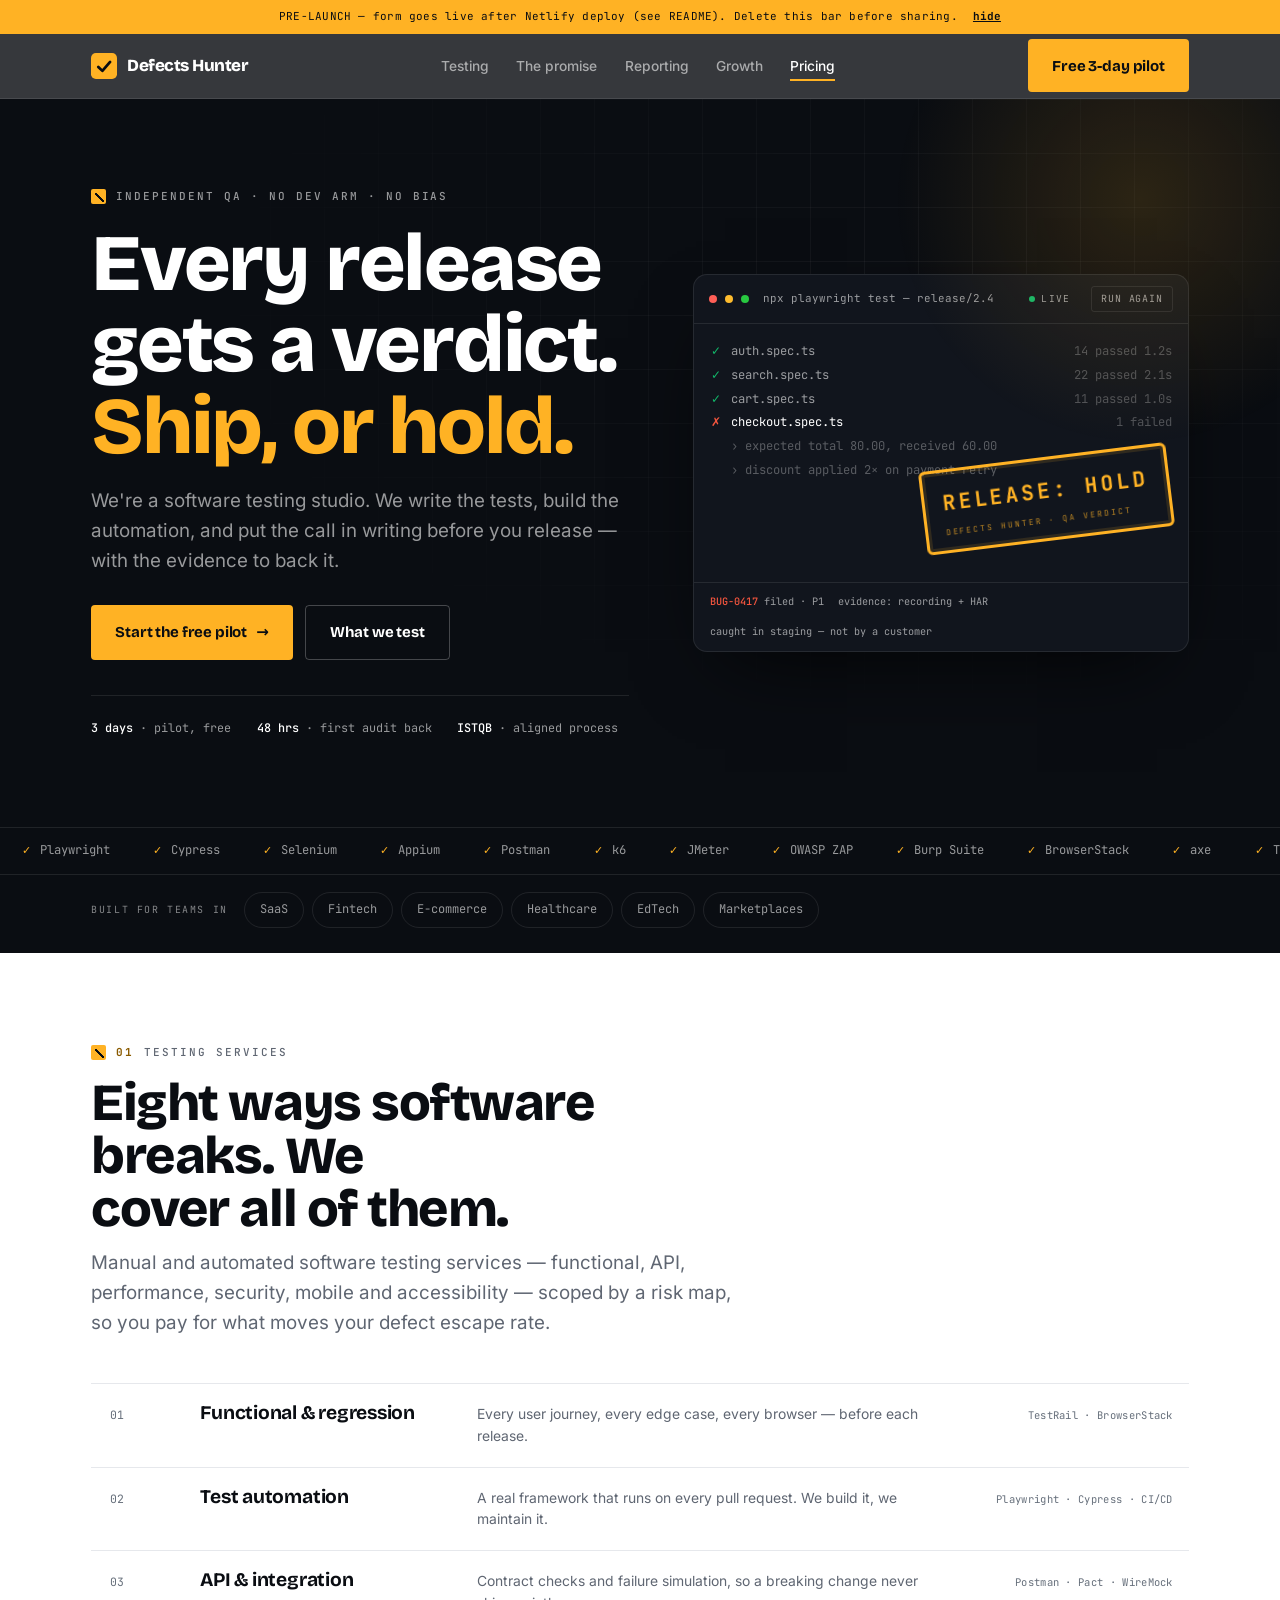
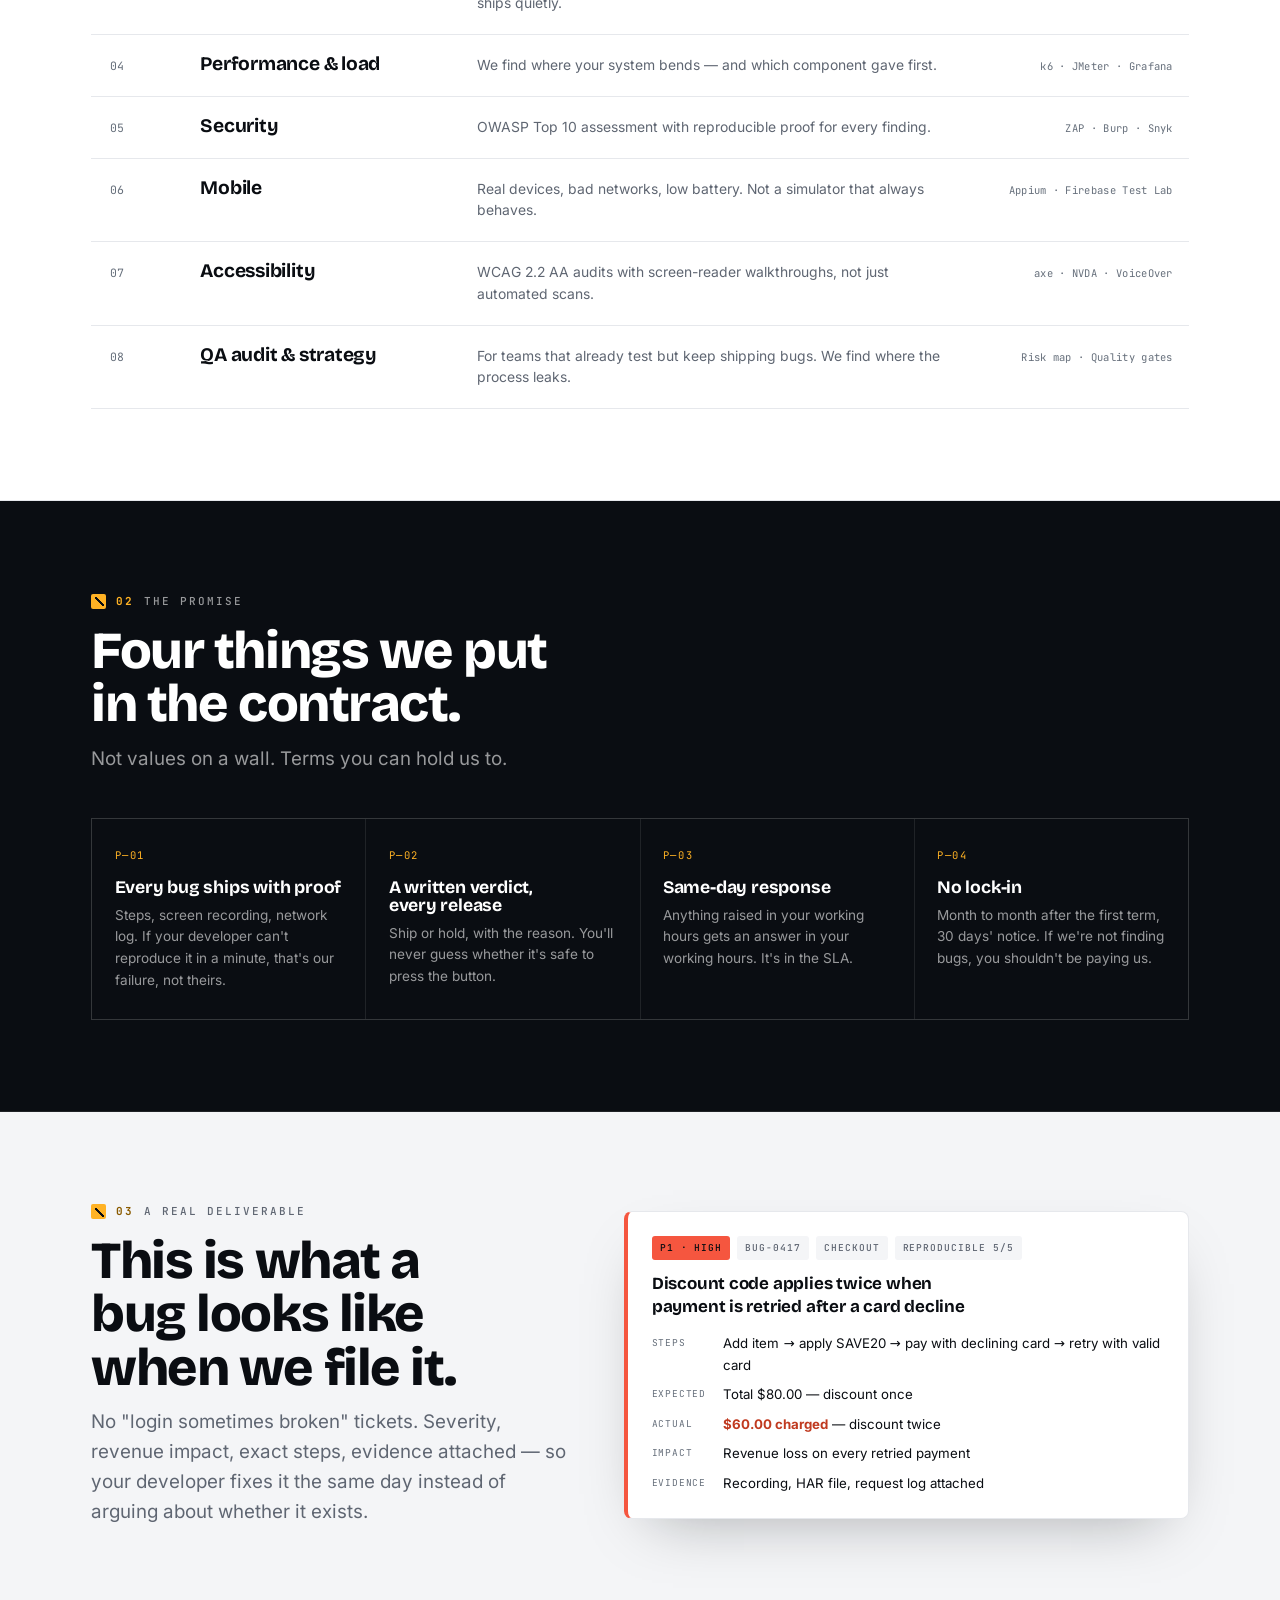
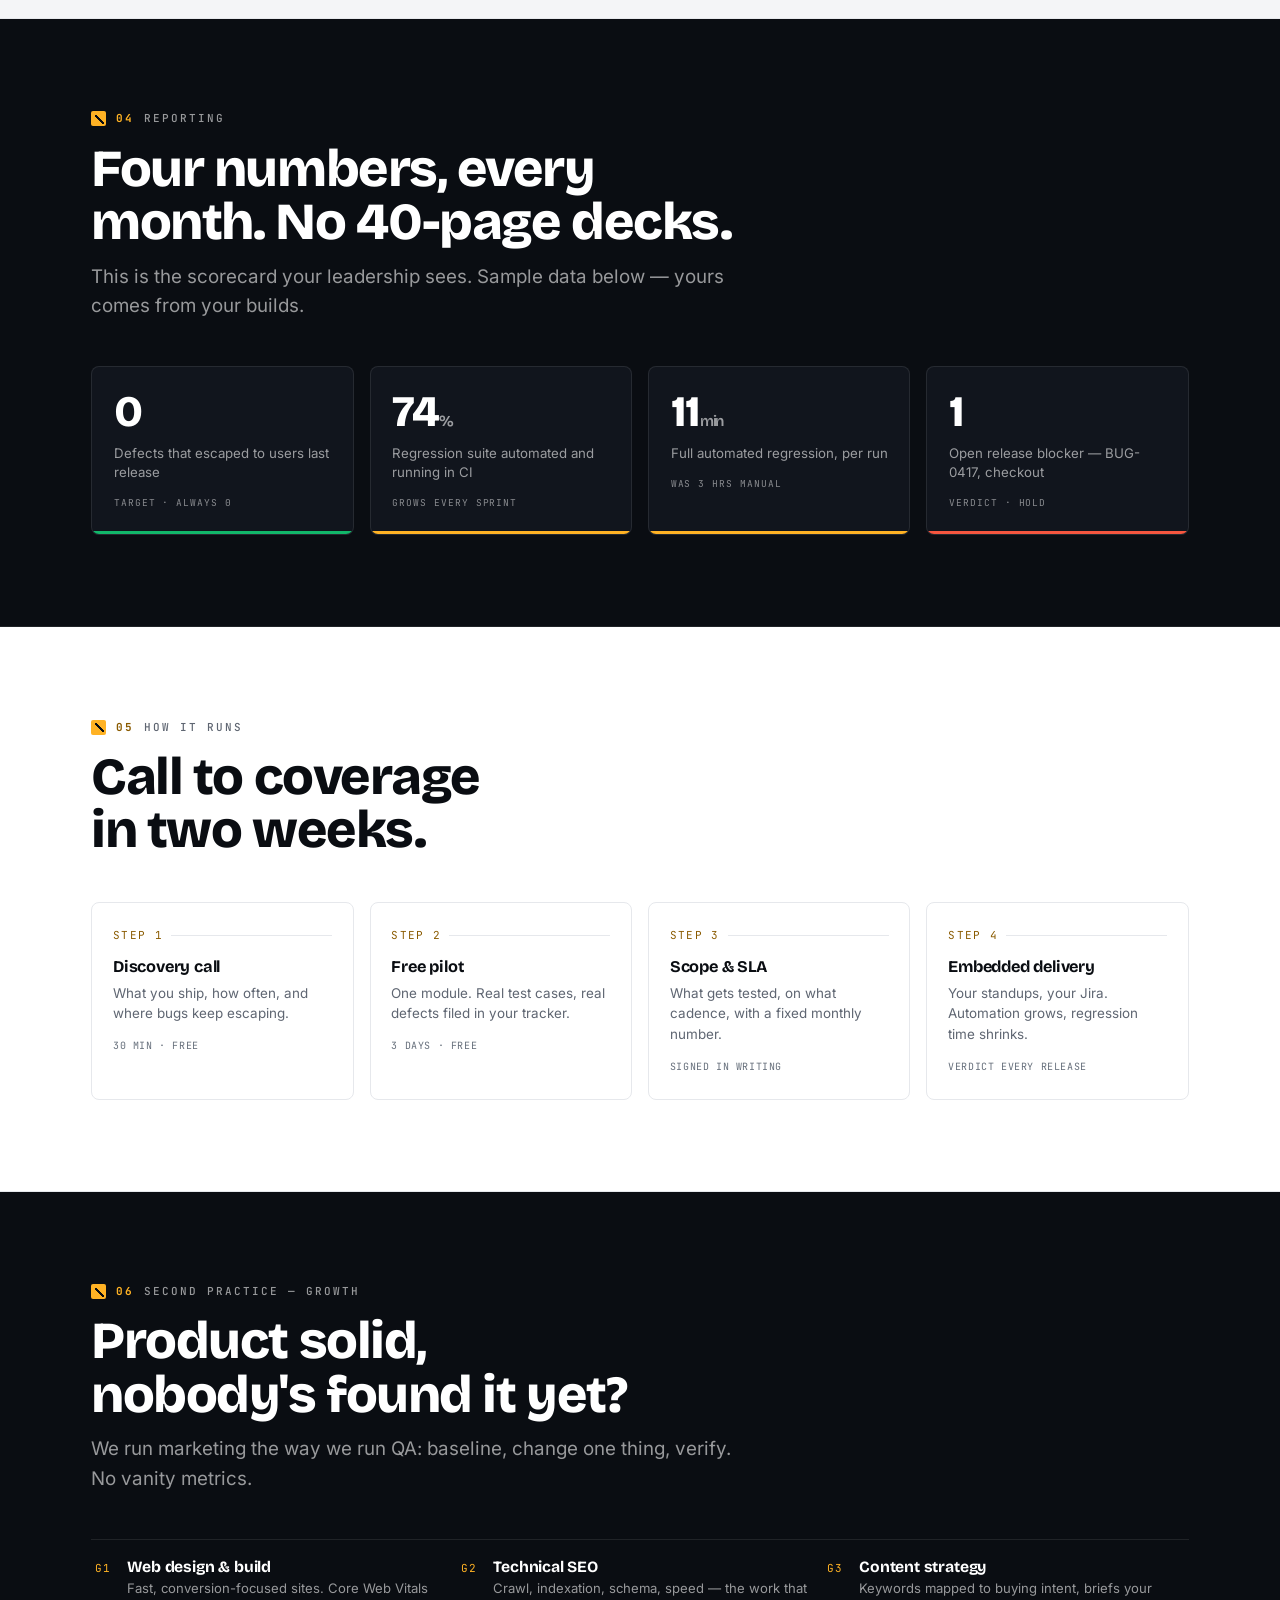
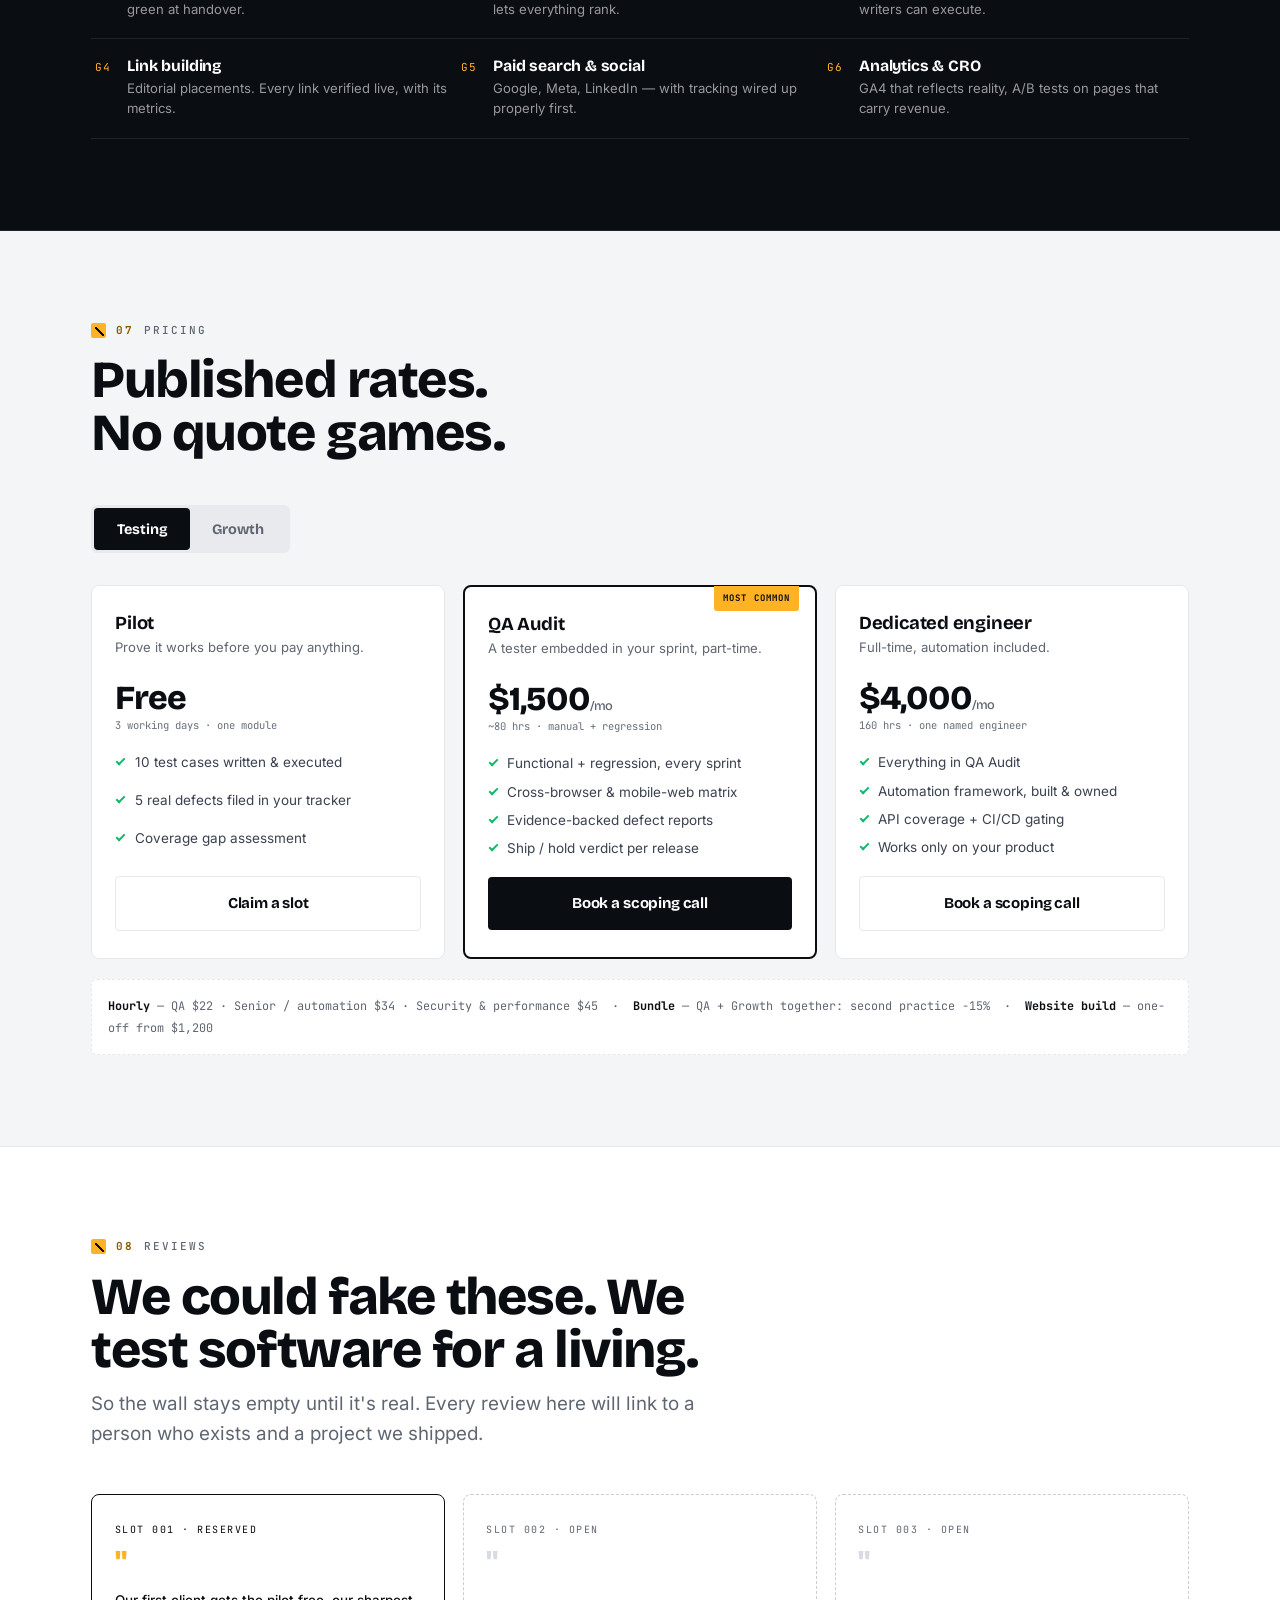
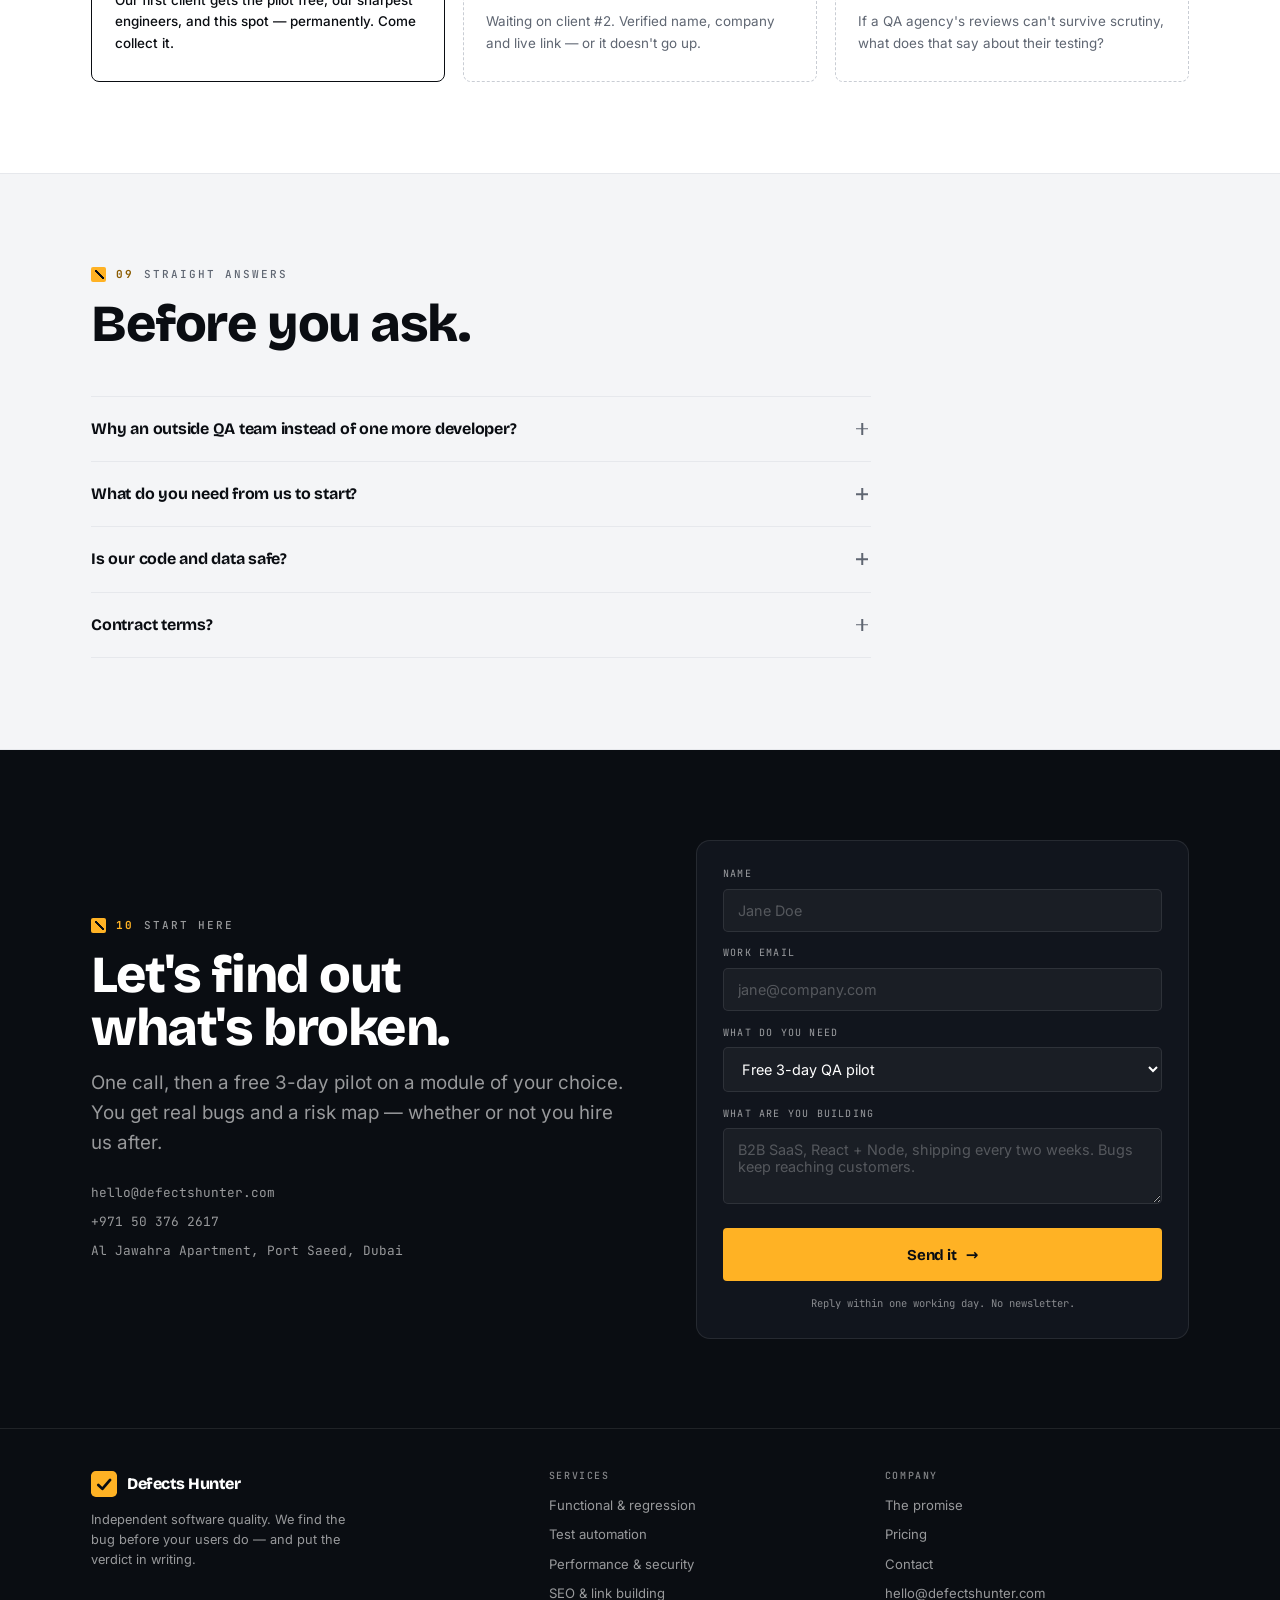
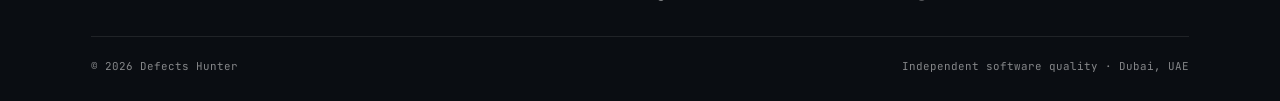
<file: index.html>
<!DOCTYPE html>
<html lang="en">
<head>
<meta charset="UTF-8">
<meta name="viewport" content="width=device-width, initial-scale=1">
<title>Software Testing &amp; QA Services — Defects Hunter</title>
<meta name="description" content="Independent software testing and QA services: manual testing, test automation, API, performance, security, mobile and accessibility testing. Free 3-day pilot, evidence-backed bug reports, a written ship/hold verdict on every release.">

<!-- Canonical + social -->
<link rel="canonical" href="https://defectshunter.com/">
<meta property="og:type" content="website">
<meta property="og:title" content="Defects Hunter — Every release gets a verdict. Ship, or hold.">
<meta property="og:description" content="Independent software QA. Real bugs with evidence, a written verdict per release, and a free 3-day pilot.">
<meta property="og:url" content="https://defectshunter.com/">
<meta property="og:image" content="https://defectshunter.com/assets/img/og-image.png">
<meta name="twitter:card" content="summary_large_image">
<meta name="theme-color" content="#0A0D12">

<link rel="icon" href="assets/img/favicon.svg" type="image/svg+xml">
<link rel="apple-touch-icon" href="assets/img/icon-192.png">
<link rel="manifest" href="site.webmanifest">

<link rel="preload" href="assets/fonts/bricolage-grotesque-latin-wght-normal.woff2" as="font" type="font/woff2" crossorigin>
<link rel="preload" href="assets/fonts/inter-latin-wght-normal.woff2" as="font" type="font/woff2" crossorigin>

<link rel="stylesheet" href="css/01-tokens.css">
<link rel="stylesheet" href="css/02-base.css">
<link rel="stylesheet" href="css/03-components.css">
<link rel="stylesheet" href="css/04-sections.css">

<!-- Structured data (update name/url/contact at launch) -->
<script type="application/ld+json">
{
  "@context":"https://schema.org",
  "@type":"ProfessionalService",
  "name":"Defects Hunter",
  "description":"Independent software testing and QA services studio with a digital growth practice.",
  "url":"https://defectshunter.com",
  "email":"hello@defectshunter.com",
  "address":{"@type":"PostalAddress","addressLocality":"Dubai","addressCountry":"AE"},
  "priceRange":"$$",
  "hasOfferCatalog":{
    "@type":"OfferCatalog","name":"Testing services",
    "itemListElement":[
      {"@type":"Offer","itemOffered":{"@type":"Service","name":"Functional & regression testing"}},
      {"@type":"Offer","itemOffered":{"@type":"Service","name":"Test automation"}},
      {"@type":"Offer","itemOffered":{"@type":"Service","name":"API & integration testing"}},
      {"@type":"Offer","itemOffered":{"@type":"Service","name":"Performance & load testing"}},
      {"@type":"Offer","itemOffered":{"@type":"Service","name":"Security testing"}},
      {"@type":"Offer","itemOffered":{"@type":"Service","name":"Mobile app testing"}},
      {"@type":"Offer","itemOffered":{"@type":"Service","name":"Accessibility testing"}},
      {"@type":"Offer","itemOffered":{"@type":"Service","name":"QA audit & test strategy"}},
      {"@type":"Offer","itemOffered":{"@type":"Service","name":"SEO & link building"}}
    ]
  }
}
</script>
<script type="application/ld+json">
{
  "@context":"https://schema.org",
  "@type":"FAQPage",
  "mainEntity":[
    {"@type":"Question","name":"Why hire an outside QA team instead of one more developer?",
     "acceptedAnswer":{"@type":"Answer","text":"Developers test what they built the way they built it — it is hard to find your own assumption. An independent QA team arrives without it, and since we have no development arm, we never grade our own homework."}},
    {"@type":"Question","name":"What do you need from us to start?",
     "acceptedAnswer":{"@type":"Answer","text":"Staging access, test accounts, whatever requirements exist, your issue tracker, and one person who can answer questions. Discovery call within 48 hours; the free 3-day pilot can start the following Monday."}},
    {"@type":"Question","name":"Is our code and data safe?",
     "acceptedAnswer":{"@type":"Answer","text":"NDA before the first call if you want one. We work in staging environments with synthetic data and never ask for production database access. HIPAA, GDPR or PCI scope changes the plan, so tell us early."}},
    {"@type":"Question","name":"What are the contract terms?",
     "acceptedAnswer":{"@type":"Answer","text":"QA retainers run month to month after an initial three-month term with 30 days' notice. Growth retainers need three to six months because SEO compounds. Fixed projects are billed 50% up front and 50% on delivery."}}
  ]
}
</script>
</head>
<body>

<a class="skip" href="#main">Skip to content</a>
<div class="progress" aria-hidden="true"><i id="pbar"></i></div>

<div class="notebar" id="nb" role="region" aria-label="Demo notice">
  PRE-LAUNCH — form goes live after Netlify deploy (see README). Delete this bar before sharing.
  <button onclick="document.getElementById('nb').remove()">hide</button>
</div>

<!-- ================= NAV ================= -->
<header class="nav">
  <div class="wrap nav__in">
    <a href="#" class="logo" aria-label="Defects Hunter — home">
      <svg viewBox="0 0 32 32" aria-hidden="true"><rect width="32" height="32" rx="6" fill="#FFB224"/><path d="M9 17.2 14 22 23.5 11" stroke="#0A0D12" stroke-width="3.4" fill="none" stroke-linecap="round" stroke-linejoin="round"/></svg>
      Defects Hunter
    </a>
    <nav class="nav__l" aria-label="Primary">
      <a href="#test">Testing</a>
      <a href="#promise">The promise</a>
      <a href="#numbers">Reporting</a>
      <a href="#growth">Growth</a>
      <a href="#pricing">Pricing</a>
    </nav>
    <div class="nav__cta"><a href="#contact" class="btn btn--amber">Free 3-day pilot</a></div>
    <button class="burger" id="bg" aria-label="Menu" aria-expanded="false" aria-controls="mn"><span></span></button>
  </div>
  <div class="mnav" id="mn">
    <a href="#test">Testing</a><a href="#promise">The promise</a><a href="#numbers">Reporting</a>
    <a href="#growth">Growth</a><a href="#pricing">Pricing</a>
    <a href="#contact" class="btn btn--amber">Free 3-day pilot</a>
  </div>
</header>

<main id="main">

<!-- ================= HERO ================= -->
<section class="hero on-dark">
  <div class="wrap hero__in">
    <div>
      <p class="eyebrow">Independent QA · No dev arm · No bias</p>
      <h1>Every release gets a verdict.<br><span class="hl">Ship, or hold.</span></h1>
      <p class="lede">We're a software testing studio. We write the tests, build the automation, and put the call in writing before you release — with the evidence to back it.</p>
      <div class="hero__cta">
        <a href="#contact" class="btn btn--amber">Start the free pilot <span class="ar">→</span></a>
        <a href="#test" class="btn btn--ghost-d">What we test</a>
      </div>
      <div class="hero__pf">
        <span><b>3 days</b> · pilot, free</span>
        <span><b>48 hrs</b> · first audit back</span>
        <span><b>ISTQB</b> · aligned process</span>
      </div>
    </div>

    <div class="console" id="con">
      <div class="console__bar">
        <span class="dot" style="background:#FF5F57"></span>
        <span class="dot" style="background:#FEBC2E"></span>
        <span class="dot" style="background:#28C840"></span>
        <span class="console__f">npx playwright test — release/2.4</span>
        <span class="console__live"><i></i>Live</span>
        <button class="console__r" id="rr">Run again</button>
      </div>
      <div class="console__b" id="cb" aria-label="Sample test run"></div>
      <div class="console__foot">
        <span><b>BUG-0417</b> filed · P1</span>
        <span>evidence: recording + HAR</span>
        <span>caught in staging — not by a customer</span>
      </div>
    </div>
  </div>
</section>

<!-- ================= TICKER + INDUSTRIES ================= -->
<div class="tick" aria-hidden="true">
  <div class="tick__row" id="tk">
    <div class="tick__set">
      <span class="tick__i">Playwright</span><span class="tick__i">Cypress</span><span class="tick__i">Selenium</span>
      <span class="tick__i">Appium</span><span class="tick__i">Postman</span><span class="tick__i">k6</span>
      <span class="tick__i">JMeter</span><span class="tick__i">OWASP ZAP</span><span class="tick__i">Burp Suite</span>
      <span class="tick__i">BrowserStack</span><span class="tick__i">axe</span><span class="tick__i">TestRail</span>
      <span class="tick__i">Jira</span><span class="tick__i">GitHub Actions</span>
    </div>
  </div>
</div>
<div class="inds on-dark">
  <div class="wrap inds__in">
    <span class="inds__l">Built for teams in</span>
    <div class="inds__c">
      <span class="chip">SaaS</span><span class="chip">Fintech</span><span class="chip">E-commerce</span>
      <span class="chip">Healthcare</span><span class="chip">EdTech</span><span class="chip">Marketplaces</span>
    </div>
  </div>
</div>

<!-- ================= SERVICES ================= -->
<section class="sec" id="test">
  <div class="wrap">
    <div class="shead rv">
      <p class="eyebrow"><b>01</b>Testing services</p>
      <h2>Eight ways software breaks. We cover all of them.</h2>
      <p class="lede">Manual and automated software testing services — functional, API, performance, security, mobile and accessibility — scoped by a risk map, so you pay for what moves your defect escape rate.</p>
    </div>
    <div class="idx rv-kids">
      <div class="row"><span class="row__n">01</span><h3>Functional &amp; regression</h3><p class="row__d">Every user journey, every edge case, every browser — before each release.</p><span class="row__t">TestRail · BrowserStack</span></div>
      <div class="row"><span class="row__n">02</span><h3>Test automation</h3><p class="row__d">A real framework that runs on every pull request. We build it, we maintain it.</p><span class="row__t">Playwright · Cypress · CI/CD</span></div>
      <div class="row"><span class="row__n">03</span><h3>API &amp; integration</h3><p class="row__d">Contract checks and failure simulation, so a breaking change never ships quietly.</p><span class="row__t">Postman · Pact · WireMock</span></div>
      <div class="row"><span class="row__n">04</span><h3>Performance &amp; load</h3><p class="row__d">We find where your system bends — and which component gave first.</p><span class="row__t">k6 · JMeter · Grafana</span></div>
      <div class="row"><span class="row__n">05</span><h3>Security</h3><p class="row__d">OWASP Top 10 assessment with reproducible proof for every finding.</p><span class="row__t">ZAP · Burp · Snyk</span></div>
      <div class="row"><span class="row__n">06</span><h3>Mobile</h3><p class="row__d">Real devices, bad networks, low battery. Not a simulator that always behaves.</p><span class="row__t">Appium · Firebase Test Lab</span></div>
      <div class="row"><span class="row__n">07</span><h3>Accessibility</h3><p class="row__d">WCAG 2.2 AA audits with screen-reader walkthroughs, not just automated scans.</p><span class="row__t">axe · NVDA · VoiceOver</span></div>
      <div class="row"><span class="row__n">08</span><h3>QA audit &amp; strategy</h3><p class="row__d">For teams that already test but keep shipping bugs. We find where the process leaks.</p><span class="row__t">Risk map · Quality gates</span></div>
    </div>
  </div>
</section>

<!-- ================= PROMISES ================= -->
<section class="sec sec--ink" id="promise">
  <div class="wrap">
    <div class="shead rv">
      <p class="eyebrow"><b>02</b>The promise</p>
      <h2 style="color:#fff">Four things we put in the contract.</h2>
      <p class="lede">Not values on a wall. Terms you can hold us to.</p>
    </div>
    <div class="proms rv-kids">
      <div class="prom"><div class="prom__n">P—01</div><h3>Every bug ships with proof</h3><p>Steps, screen recording, network log. If your developer can't reproduce it in a minute, that's our failure, not theirs.</p></div>
      <div class="prom"><div class="prom__n">P—02</div><h3>A written verdict, every release</h3><p>Ship or hold, with the reason. You'll never guess whether it's safe to press the button.</p></div>
      <div class="prom"><div class="prom__n">P—03</div><h3>Same-day response</h3><p>Anything raised in your working hours gets an answer in your working hours. It's in the SLA.</p></div>
      <div class="prom"><div class="prom__n">P—04</div><h3>No lock-in</h3><p>Month to month after the first term, 30 days' notice. If we're not finding bugs, you shouldn't be paying us.</p></div>
    </div>
  </div>
</section>

<!-- ================= SPECIMEN ================= -->
<section class="sec sec--fog">
  <div class="wrap spec rv">
    <div>
      <p class="eyebrow"><b>03</b>A real deliverable</p>
      <h2>This is what a bug looks like when we file it.</h2>
      <p class="lede">No "login sometimes broken" tickets. Severity, revenue impact, exact steps, evidence attached — so your developer fixes it the same day instead of arguing about whether it exists.</p>
    </div>
    <div class="bug">
      <div class="bug__tags">
        <span class="tag tag--f">P1 · High</span><span class="tag tag--g">BUG-0417</span>
        <span class="tag tag--g">Checkout</span><span class="tag tag--g">Reproducible 5/5</span>
      </div>
      <h3>Discount code applies twice when payment is retried after a card decline</h3>
      <dl>
        <dt>Steps</dt><dd>Add item → apply SAVE20 → pay with declining card → retry with valid card</dd>
        <dt>Expected</dt><dd>Total $80.00 — discount once</dd>
        <dt>Actual</dt><dd><b>$60.00 charged</b> — discount twice</dd>
        <dt>Impact</dt><dd>Revenue loss on every retried payment</dd>
        <dt>Evidence</dt><dd>Recording, HAR file, request log attached</dd>
      </dl>
    </div>
  </div>
</section>

<!-- ================= REPORTING / KPIs ================= -->
<section class="sec sec--ink" id="numbers">
  <div class="wrap">
    <div class="shead rv">
      <p class="eyebrow"><b>04</b>Reporting</p>
      <h2 style="color:#fff">Four numbers, every month. No 40-page decks.</h2>
      <p class="lede">This is the scorecard your leadership sees. Sample data below — yours comes from your builds.</p>
    </div>
    <div class="score rv-kids" id="score">
      <div class="kpi" style="--kc:var(--pass)">
        <div class="kpi__v"><span data-n="0">0</span></div>
        <div class="kpi__l">Defects that escaped to users last release</div>
        <div class="kpi__m">Target · always 0</div>
      </div>
      <div class="kpi" style="--kc:var(--amber)">
        <div class="kpi__v"><span data-n="74">0</span><small>%</small></div>
        <div class="kpi__l">Regression suite automated and running in CI</div>
        <div class="kpi__m">Grows every sprint</div>
      </div>
      <div class="kpi" style="--kc:var(--amber)">
        <div class="kpi__v"><span data-n="11">0</span><small>min</small></div>
        <div class="kpi__l">Full automated regression, per run</div>
        <div class="kpi__m">Was 3 hrs manual</div>
      </div>
      <div class="kpi" style="--kc:var(--fail)">
        <div class="kpi__v"><span data-n="1">0</span></div>
        <div class="kpi__l">Open release blocker — BUG-0417, checkout</div>
        <div class="kpi__m">Verdict · hold</div>
      </div>
    </div>
  </div>
</section>

<!-- ================= PROCESS ================= -->
<section class="sec">
  <div class="wrap">
    <div class="shead rv">
      <p class="eyebrow"><b>05</b>How it runs</p>
      <h2>Call to coverage in two weeks.</h2>
    </div>
    <div class="steps rv-kids">
      <div class="st"><div class="st__n">STEP 1</div><h3>Discovery call</h3><p>What you ship, how often, and where bugs keep escaping.</p><div class="st__m">30 min · free</div></div>
      <div class="st"><div class="st__n">STEP 2</div><h3>Free pilot</h3><p>One module. Real test cases, real defects filed in your tracker.</p><div class="st__m">3 days · free</div></div>
      <div class="st"><div class="st__n">STEP 3</div><h3>Scope &amp; SLA</h3><p>What gets tested, on what cadence, with a fixed monthly number.</p><div class="st__m">Signed in writing</div></div>
      <div class="st"><div class="st__n">STEP 4</div><h3>Embedded delivery</h3><p>Your standups, your Jira. Automation grows, regression time shrinks.</p><div class="st__m">Verdict every release</div></div>
    </div>
  </div>
</section>

<!-- ================= GROWTH ================= -->
<section class="sec sec--ink" id="growth">
  <div class="wrap">
    <div class="shead rv">
      <p class="eyebrow"><b>06</b>Second practice — Growth</p>
      <h2 style="color:#fff">Product solid, nobody's found it yet?</h2>
      <p class="lede">We run marketing the way we run QA: baseline, change one thing, verify. No vanity metrics.</p>
    </div>
    <div class="gg rv-kids">
      <div class="g"><span class="g__n">G1</span><div><h3>Web design &amp; build</h3><p>Fast, conversion-focused sites. Core Web Vitals green at handover.</p></div></div>
      <div class="g"><span class="g__n">G2</span><div><h3>Technical SEO</h3><p>Crawl, indexation, schema, speed — the work that lets everything rank.</p></div></div>
      <div class="g"><span class="g__n">G3</span><div><h3>Content strategy</h3><p>Keywords mapped to buying intent, briefs your writers can execute.</p></div></div>
      <div class="g"><span class="g__n">G4</span><div><h3>Link building</h3><p>Editorial placements. Every link verified live, with its metrics.</p></div></div>
      <div class="g"><span class="g__n">G5</span><div><h3>Paid search &amp; social</h3><p>Google, Meta, LinkedIn — with tracking wired up properly first.</p></div></div>
      <div class="g"><span class="g__n">G6</span><div><h3>Analytics &amp; CRO</h3><p>GA4 that reflects reality, A/B tests on pages that carry revenue.</p></div></div>
    </div>
  </div>
</section>

<!-- ================= PRICING ================= -->
<section class="sec sec--fog" id="pricing">
  <div class="wrap">
    <div class="shead rv">
      <p class="eyebrow"><b>07</b>Pricing</p>
      <h2>Published rates. No quote games.</h2>
    </div>
    <div class="rv">
      <div class="tog" role="tablist" aria-label="Pricing categories">
        <button role="tab" aria-selected="true" data-t="qa">Testing</button>
        <button role="tab" aria-selected="false" data-t="gr">Growth</button>
      </div>

      <div class="plans" data-p="qa">
        <div class="plan">
          <h3>Pilot</h3><p class="plan__s">Prove it works before you pay anything.</p>
          <div class="plan__p">Free</div><div class="plan__n">3 working days · one module</div>
          <ul><li>10 test cases written &amp; executed</li><li>5 real defects filed in your tracker</li><li>Coverage gap assessment</li></ul>
          <a href="#contact" class="btn btn--ghost">Claim a slot</a>
        </div>
        <div class="plan plan--hi">
          <span class="plan__flag">Most common</span>
          <h3>QA Audit</h3><p class="plan__s">A tester embedded in your sprint, part-time.</p>
          <div class="plan__p">$1,500<small>/mo</small></div><div class="plan__n">~80 hrs · manual + regression</div>
          <ul><li>Functional + regression, every sprint</li><li>Cross-browser &amp; mobile-web matrix</li><li>Evidence-backed defect reports</li><li>Ship / hold verdict per release</li></ul>
          <a href="#contact" class="btn btn--ink">Book a scoping call</a>
        </div>
        <div class="plan">
          <h3>Dedicated engineer</h3><p class="plan__s">Full-time, automation included.</p>
          <div class="plan__p">$4,000<small>/mo</small></div><div class="plan__n">160 hrs · one named engineer</div>
          <ul><li>Everything in QA Audit</li><li>Automation framework, built &amp; owned</li><li>API coverage + CI/CD gating</li><li>Works only on your product</li></ul>
          <a href="#contact" class="btn btn--ghost">Book a scoping call</a>
        </div>
      </div>

      <div class="plans" data-p="gr" hidden>
        <div class="plan">
          <h3>Launch</h3><p class="plan__s">Foundations first.</p>
          <div class="plan__p">$900<small>/mo</small></div><div class="plan__n">3-month minimum</div>
          <ul><li>Technical SEO audit + fixes</li><li>Keyword research &amp; page mapping</li><li>On-page optimisation</li><li>Monthly report, real numbers</li></ul>
          <a href="#contact" class="btn btn--ghost">Start here</a>
        </div>
        <div class="plan plan--hi">
          <span class="plan__flag">Best value</span>
          <h3>Grow</h3><p class="plan__s">Content and links, compounding monthly.</p>
          <div class="plan__p">$2,200<small>/mo</small></div><div class="plan__n">6-month minimum</div>
          <ul><li>Everything in Launch</li><li>4 content pieces / month</li><li>4–6 editorial links, verified live</li><li>Monthly strategy call</li></ul>
          <a href="#contact" class="btn btn--ink">Book a growth call</a>
        </div>
        <div class="plan">
          <h3>Scale</h3><p class="plan__s">Multi-channel, paid in the mix.</p>
          <div class="plan__p">$4,500<small>/mo</small></div><div class="plan__n">+ ad spend, billed direct</div>
          <ul><li>Everything in Grow, higher volume</li><li>Digital PR &amp; data campaigns</li><li>Google + Meta ads management</li><li>CRO with A/B testing</li></ul>
          <a href="#contact" class="btn btn--ghost">Book a growth call</a>
        </div>
      </div>

      <div class="rates">
        <b>Hourly</b> — QA $22 · Senior / automation $34 · Security &amp; performance $45
        &nbsp;·&nbsp; <b>Bundle</b> — QA + Growth together: second practice −15%
        &nbsp;·&nbsp; <b>Website build</b> — one-off from $1,200
      </div>
    </div>
  </div>
</section>

<!-- ================= REVIEW WALL ================= -->
<section class="sec">
  <div class="wrap">
    <div class="shead rv">
      <p class="eyebrow"><b>08</b>Reviews</p>
      <h2>We could fake these. We test software for a living.</h2>
      <p class="lede">So the wall stays empty until it's real. Every review here will link to a person who exists and a project we shipped.</p>
    </div>
    <div class="wall rv-kids">
      <div class="slot slot--live">
        <span class="slot__n">Slot 001 · Reserved</span><span class="slot__q" aria-hidden="true">"</span>
        <p>Our first client gets the pilot free, our sharpest engineers, and this spot — permanently. Come collect it.</p>
      </div>
      <div class="slot">
        <span class="slot__n">Slot 002 · Open</span><span class="slot__q" aria-hidden="true">"</span>
        <p>Waiting on client #2. Verified name, company and live link — or it doesn't go up.</p>
      </div>
      <div class="slot">
        <span class="slot__n">Slot 003 · Open</span><span class="slot__q" aria-hidden="true">"</span>
        <p>If a QA agency's reviews can't survive scrutiny, what does that say about their testing?</p>
      </div>
    </div>
  </div>
</section>

<!-- ================= FAQ ================= -->
<section class="sec sec--fog">
  <div class="wrap">
    <div class="shead rv">
      <p class="eyebrow"><b>09</b>Straight answers</p>
      <h2>Before you ask.</h2>
    </div>
    <div class="faq rv">
      <details class="q">
        <summary>Why an outside QA team instead of one more developer?<span class="q__ic"></span></summary>
        <div class="q__a">Developers test what they built the way they built it — you can't easily find your own assumption. We arrive without it. And since we have no dev arm, we never grade our own homework.</div>
      </details>
      <details class="q">
        <summary>What do you need from us to start?<span class="q__ic"></span></summary>
        <div class="q__a">Staging access, test accounts, whatever requirements exist (rough is fine), your issue tracker, and one person who can answer questions. Discovery call within 48 hours; pilot can start the following Monday.</div>
      </details>
      <details class="q">
        <summary>Is our code and data safe?<span class="q__ic"></span></summary>
        <div class="q__a">NDA before the first call if you want one. We work in staging with synthetic data and never ask for production database access. HIPAA / GDPR / PCI scope — tell us early, it changes the plan.</div>
      </details>
      <details class="q">
        <summary>Contract terms?<span class="q__ic"></span></summary>
        <div class="q__a">QA retainers: month to month after an initial three-month term, 30 days' notice. Growth needs longer because SEO compounds — three months on Launch, six on Grow. Fixed projects: 50% up front, 50% on delivery.</div>
      </details>
    </div>
  </div>
</section>

<!-- ================= CTA ================= -->
<section class="cta on-dark" id="contact">
  <div class="wrap cta__in">
    <div>
      <p class="eyebrow"><b>10</b>Start here</p>
      <h2>Let's find out what's broken.</h2>
      <p class="lede">One call, then a free 3-day pilot on a module of your choice. You get real bugs and a risk map — whether or not you hire us after.</p>
      <div class="cta__meta">
        <a href="mailto:hello@defectshunter.com">hello@defectshunter.com</a>
        <span>+971 50 376 2617</span>
        <span>Al Jawahra Apartment, Port Saeed, Dubai</span>
      </div>
    </div>
    <form class="form" id="fm" name="lead" method="POST" data-netlify="true" netlify-honeypot="bot-field">
      <input type="hidden" name="form-name" value="lead">
      <p style="display:none" aria-hidden="true"><label>Leave this empty: <input name="bot-field"></label></p>
      <div><label for="n">Name</label><input id="n" name="name" type="text" placeholder="Jane Doe" autocomplete="name" required></div>
      <div><label for="e">Work email</label><input id="e" name="email" type="email" placeholder="jane@company.com" autocomplete="email" required></div>
      <div><label for="w">What do you need</label>
        <select id="w" name="need">
          <option>Free 3-day QA pilot</option><option>QA audit / test strategy</option>
          <option>Test automation build</option><option>Performance or security testing</option>
          <option>Growth — SEO, content, links</option><option>Website build</option>
        </select>
      </div>
      <div><label for="m">What are you building</label><textarea id="m" name="message" placeholder="B2B SaaS, React + Node, shipping every two weeks. Bugs keep reaching customers."></textarea></div>
      <button type="submit" class="btn btn--amber">Send it <span class="ar">→</span></button>
      <p class="form__f" id="fn">Reply within one working day. No newsletter.</p>
    </form>
  </div>
</section>
</main>

<!-- ================= FOOTER ================= -->
<footer class="foot">
  <div class="wrap">
    <div class="foot__grid">
      <div>
        <a href="#" class="logo">
          <svg viewBox="0 0 32 32" aria-hidden="true" width="24" height="24"><rect width="32" height="32" rx="6" fill="#FFB224"/><path d="M9 17.2 14 22 23.5 11" stroke="#0A0D12" stroke-width="3.4" fill="none" stroke-linecap="round" stroke-linejoin="round"/></svg>
          Defects Hunter
        </a>
        <p class="foot__t">Independent software quality. We find the bug before your users do — and put the verdict in writing.</p>
      </div>
      <nav aria-label="Footer — services">
        <h3 class="foot__h">Services</h3>
        <ul>
          <li><a href="#test">Functional &amp; regression</a></li>
          <li><a href="#test">Test automation</a></li>
          <li><a href="#test">Performance &amp; security</a></li>
          <li><a href="#growth">SEO &amp; link building</a></li>
        </ul>
      </nav>
      <nav aria-label="Footer — company">
        <h3 class="foot__h">Company</h3>
        <ul>
          <li><a href="#promise">The promise</a></li>
          <li><a href="#pricing">Pricing</a></li>
          <li><a href="#contact">Contact</a></li>
          <li><a href="mailto:hello@defectshunter.com">hello@defectshunter.com</a></li>
        </ul>
      </nav>
    </div>
    <div class="foot__bot">
      <span>© 2026 Defects Hunter</span>
      <span>Independent software quality · Dubai, UAE</span>
    </div>
  </div>
</footer>

<script src="js/main.js" defer></script>
</body>
</html>
</file>
<file: css/01-tokens.css>
/* ============================================================
   ASSERT LABS — 01 TOKENS
   Single source of truth. Change brand here, it changes everywhere.
   ============================================================ */

/* ---- Self-hosted variable fonts (no Google request, GDPR-clean) ---- */
@font-face{
  font-family:'Bricolage Grotesque';
  src:url('../assets/fonts/bricolage-grotesque-latin-wght-normal.woff2') format('woff2-variations');
  font-weight:200 800;font-style:normal;font-display:swap;
}
@font-face{
  font-family:'Inter';
  src:url('../assets/fonts/inter-latin-wght-normal.woff2') format('woff2-variations');
  font-weight:100 900;font-style:normal;font-display:swap;
}
@font-face{
  font-family:'JetBrains Mono';
  src:url('../assets/fonts/jetbrains-mono-latin-wght-normal.woff2') format('woff2-variations');
  font-weight:100 800;font-style:normal;font-display:swap;
}

:root{
  /* ---- Brand palette ---- */
  --ink:#0A0D12;          /* primary dark */
  --ink-2:#11151D;        /* raised dark surface */
  --ink-3:#1A2029;        /* borders on dark hover */
  --paper:#FFFFFF;
  --fog:#F4F5F7;          /* light section bg */
  --line:#E6E8EC;         /* light borders */
  --line-d:rgba(255,255,255,.09);

  --amber:#FFB224;        /* signature accent — graphic use on dark */
  --amber-2:#FFC65A;      /* hover */
  --amber-ink:#8A5B00;    /* AA-safe amber text on white */
  --amber-tint:#FFF7E6;   /* light amber wash */

  --pass:#12B76A;         /* semantic: test pass  */
  --fail:#F5563F;
  --fail-ink:#C03A20;         /* semantic: test fail  */

  --mut:#5F6672;          /* muted text on light (AA on white) */
  --mut-2:#666F7B;
  --mut-d:rgba(255,255,255,.58);
  --mut-d2:rgba(255,255,255,.5);

  /* ---- Type ---- */
  --fd:'Bricolage Grotesque',system-ui,sans-serif;
  --fb:'Inter',system-ui,-apple-system,sans-serif;
  --fm:'JetBrains Mono',ui-monospace,'SF Mono',monospace;

  /* Fluid type scale (min 380px → max 1280px viewport) */
  --t-hero:clamp(2.6rem,1.2rem + 6vw,5rem);
  --t-h2:clamp(1.9rem,1.1rem + 3.4vw,3.25rem);
  --t-h3:clamp(1.05rem,1rem + .3vw,1.2rem);
  --t-lede:clamp(1rem,.95rem + .35vw,1.17rem);
  --t-body:1rem;
  --t-sm:.845rem;
  --t-mono:.78rem;

  /* ---- Space (8px system) ---- */
  --s1:.5rem;--s2:1rem;--s3:1.5rem;--s4:2rem;--s5:3rem;--s6:4rem;
  --sec-y:clamp(4rem,4vw + 2.5rem,7rem);
  --pad:clamp(1.25rem,4vw,3.5rem);
  --w:1200px;

  /* ---- Misc ---- */
  --r-s:4px;--r-m:8px;--r-l:14px;
  --shadow-l:0 24px 60px -28px rgba(10,13,18,.35);
  --shadow-d:0 32px 80px -32px rgba(0,0,0,.85);
  --ease:cubic-bezier(.22,1,.36,1);
}
</file>
<file: css/02-base.css>
/* ============================================================
   ASSERT LABS — 02 BASE
   Reset, typography, accessibility, shared primitives.
   ============================================================ */

*,*::before,*::after{box-sizing:border-box;margin:0;padding:0}
html{scroll-behavior:smooth;scroll-padding-top:80px}
@media (prefers-reduced-motion:reduce){
  html{scroll-behavior:auto}
  *,*::before,*::after{animation-duration:.01ms!important;animation-iteration-count:1!important;transition-duration:.01ms!important}
}
body{
  font-family:var(--fb);font-size:var(--t-body);line-height:1.62;
  background:var(--paper);color:var(--ink);
  -webkit-font-smoothing:antialiased;text-rendering:optimizeLegibility;
  overflow-x:hidden;
}
img,svg{display:block;max-width:100%}
a{color:inherit;text-decoration:none}
button{font:inherit;color:inherit;background:none;border:none;cursor:pointer}
ul[role="list"]{list-style:none}
::selection{background:var(--amber);color:var(--ink)}

:focus-visible{outline:2px solid var(--amber);outline-offset:3px;border-radius:2px}
.skip{
  position:fixed;top:-60px;left:16px;z-index:200;background:var(--amber);color:var(--ink);
  font-family:var(--fm);font-size:12px;font-weight:700;padding:10px 16px;border-radius:0 0 6px 6px;
  transition:top .2s;
}
.skip:focus-visible{top:0}

/* ---- Layout ---- */
.wrap{max-width:var(--w);margin-inline:auto;padding-inline:var(--pad)}
.sec{padding-block:var(--sec-y);border-bottom:1px solid var(--line)}
.sec--fog{background:var(--fog)}
.sec--ink{background:var(--ink);color:#fff;border-bottom:1px solid var(--line-d)}

/* ---- Type ---- */
h1,h2,h3{font-family:var(--fd);font-weight:800;line-height:1.02;letter-spacing:-.028em;text-wrap:balance}
h1{font-size:var(--t-hero)}
h2{font-size:var(--t-h2)}
h3{font-size:var(--t-h3);font-weight:700;letter-spacing:-.012em}
.lede{font-size:var(--t-lede);line-height:1.6;max-width:56ch;color:var(--mut)}
.sec--ink .lede,.on-dark .lede{color:var(--mut-d)}
.mono{font-family:var(--fm)}

.eyebrow{
  font-family:var(--fm);font-size:11px;font-weight:500;letter-spacing:.18em;
  text-transform:uppercase;color:var(--mut);display:flex;align-items:flex-start;gap:10px;
}
.eyebrow::before{
  content:"";width:15px;height:15px;flex:none;background:var(--amber);border-radius:2px;margin-top:1px;
  background-image:linear-gradient(45deg,transparent 44%,var(--ink) 44% 56%,transparent 56%);
  background-size:9px 9px;background-position:60% 62%;background-repeat:no-repeat;
}
.eyebrow b{color:var(--amber-ink);font-weight:700}
.sec--ink .eyebrow,.on-dark .eyebrow{color:var(--mut-d)}
.sec--ink .eyebrow b,.on-dark .eyebrow b{color:var(--amber)}

.shead{max-width:660px;margin-bottom:clamp(2rem,3.5vw,3.25rem)}
.shead h2{margin:.9rem 0 .8rem}

/* ---- Scroll reveal ---- */
.rv{opacity:0;transform:translateY(18px);transition:opacity .6s var(--ease),transform .6s var(--ease)}
.rv.in{opacity:1;transform:none}
.rv-kids>*{opacity:0;transform:translateY(14px);transition:opacity .55s var(--ease),transform .55s var(--ease)}
.rv-kids.in>*{opacity:1;transform:none}
.rv-kids.in>*:nth-child(1){transition-delay:.02s}
.rv-kids.in>*:nth-child(2){transition-delay:.08s}
.rv-kids.in>*:nth-child(3){transition-delay:.14s}
.rv-kids.in>*:nth-child(4){transition-delay:.2s}
.rv-kids.in>*:nth-child(5){transition-delay:.26s}
.rv-kids.in>*:nth-child(6){transition-delay:.32s}
.rv-kids.in>*:nth-child(7){transition-delay:.38s}
.rv-kids.in>*:nth-child(8){transition-delay:.44s}

/* ---- Progress bar ---- */
.progress{
  position:fixed;top:0;left:0;height:2.5px;width:100%;z-index:120;
  background:transparent;pointer-events:none;
}
.progress i{display:block;height:100%;width:0;background:var(--amber)}
</file>
<file: css/03-components.css>
/* ============================================================
   ASSERT LABS — 03 COMPONENTS
   Buttons, tags, cards, plans, form, FAQ.
   ============================================================ */

/* ---- Buttons ---- */
.btn{
  display:inline-flex;align-items:center;justify-content:center;gap:9px;
  padding:.9rem 1.5rem;border-radius:var(--r-s);
  font-family:var(--fd);font-weight:700;font-size:.94rem;letter-spacing:-.01em;
  white-space:nowrap;transition:transform .16s var(--ease),background .16s,border-color .16s,color .16s;
}
.btn:hover{transform:translateY(-2px)}
.btn:active{transform:translateY(0)}
.btn .ar{transition:transform .18s var(--ease)}
.btn:hover .ar{transform:translateX(4px)}
.btn--amber{background:var(--amber);color:var(--ink)}
.btn--amber:hover{background:var(--amber-2)}
.btn--ink{background:var(--ink);color:#fff}
.btn--ink:hover{background:#1D242F}
.btn--ghost{border:1px solid var(--line);color:var(--ink)}
.btn--ghost:hover{border-color:var(--ink)}
.btn--ghost-d{border:1px solid rgba(255,255,255,.24);color:#fff}
.btn--ghost-d:hover{border-color:var(--amber);color:var(--amber)}

/* ---- Tags / chips ---- */
.tag{
  font-family:var(--fm);font-size:9.5px;font-weight:500;letter-spacing:.1em;
  text-transform:uppercase;padding:4px 8px;border-radius:3px;
}
.tag--f{background:var(--fail);color:var(--ink)}
.tag--g{background:var(--fog);color:var(--mut)}
.chip{
  font-family:var(--fm);font-size:12px;color:var(--mut-d);
  border:1px solid var(--line-d);border-radius:99px;padding:7px 15px;
  transition:border-color .16s,color .16s;
}
.chip:hover{border-color:var(--amber);color:var(--amber)}

/* ---- Service index rows ---- */
.idx{border-top:1px solid var(--line)}
.row{
  display:grid;grid-template-columns:60px 246px 1fr auto;gap:clamp(.9rem,2.4vw,2rem);
  align-items:baseline;padding:1.2rem 1rem 1.2rem 1.15rem;border-bottom:1px solid var(--line);
  position:relative;transition:background .16s;
}
.row:hover{background:var(--fog)}
.row::before{content:"";position:absolute;left:0;top:0;bottom:0;width:0;background:var(--amber);transition:width .18s var(--ease)}
.row:hover::before{width:3px}
.row__n{font-family:var(--fm);font-size:11.5px;color:var(--mut-2);letter-spacing:.08em;transition:color .16s}
.row:hover .row__n{color:var(--amber-ink)}
.row__d{font-size:.87rem;color:var(--mut);line-height:1.55;max-width:52ch}
.row__t{font-family:var(--fm);font-size:10.5px;color:var(--mut-2);letter-spacing:.03em;text-align:right}
@media(max-width:900px){
  .row{grid-template-columns:42px 1fr;gap:.35rem .9rem}
  .row h3,.row__d,.row__t{grid-column:2}
  .row__t{text-align:left;margin-top:.15rem}
}

/* ---- Promise cards (dark) ---- */
.proms{display:grid;grid-template-columns:repeat(auto-fit,minmax(238px,1fr));gap:1px;background:var(--line-d);border:1px solid var(--line-d)}
.prom{background:var(--ink);padding:1.7rem 1.4rem;transition:background .18s}
.prom:hover{background:var(--ink-2)}
.prom__n{font-family:var(--fm);font-size:10.5px;color:var(--amber);letter-spacing:.15em;margin-bottom:.95rem}
.prom h3{color:#fff;margin-bottom:.5rem;font-size:1.1rem}
.prom p{font-size:.85rem;color:var(--mut-d);line-height:1.6}

/* ---- Bug specimen ---- */
.bug{
  background:#fff;border:1px solid var(--line);border-left:4px solid var(--fail);
  border-radius:var(--r-m);padding:1.5rem;box-shadow:var(--shadow-l);
}
.bug__tags{display:flex;gap:7px;flex-wrap:wrap;margin-bottom:.85rem}
.bug h3{font-size:1.06rem;margin-bottom:.95rem;line-height:1.32}
.bug dl{display:grid;grid-template-columns:auto 1fr;gap:.5rem 1.1rem;font-size:.83rem}
.bug dt{font-family:var(--fm);font-size:9.5px;letter-spacing:.08em;text-transform:uppercase;color:var(--mut-2);padding-top:2px}
.bug dd{color:var(--ink)}
.bug dd b{color:var(--fail-ink)}

/* ---- Scorecard ---- */
.score{display:grid;grid-template-columns:repeat(auto-fit,minmax(215px,1fr));gap:1rem}
.kpi{
  background:var(--ink-2);border:1px solid var(--line-d);border-radius:var(--r-m);
  padding:1.5rem 1.35rem;position:relative;overflow:hidden;
}
.kpi::after{content:"";position:absolute;left:0;right:0;bottom:0;height:3px;background:var(--kc,var(--amber));transform:scaleX(0);transform-origin:left;transition:transform .9s var(--ease) .15s}
.in .kpi::after{transform:scaleX(1)}
.kpi__v{font-family:var(--fd);font-size:clamp(2rem,3.4vw,2.9rem);font-weight:800;letter-spacing:-.03em;color:#fff;line-height:1}
.kpi__v small{font-size:.95rem;font-weight:600;color:var(--mut-d)}
.kpi__l{font-size:.83rem;color:var(--mut-d);margin-top:.55rem;line-height:1.45}
.kpi__m{font-family:var(--fm);font-size:9.5px;letter-spacing:.1em;text-transform:uppercase;color:var(--mut-d2);margin-top:.8rem}

/* ---- Process ---- */
.steps{display:grid;grid-template-columns:repeat(4,1fr);gap:1rem;counter-reset:st}
@media(max-width:960px){.steps{grid-template-columns:repeat(2,1fr)}}
@media(max-width:540px){.steps{grid-template-columns:1fr}}
.st{
  border:1px solid var(--line);border-radius:var(--r-m);padding:1.5rem 1.3rem;background:#fff;
  position:relative;transition:transform .18s var(--ease),border-color .18s;
}
.st:hover{transform:translateY(-4px);border-color:#C9CDD4}
.st__n{
  font-family:var(--fm);font-size:11px;color:var(--amber-ink);letter-spacing:.12em;
  display:flex;align-items:center;gap:8px;margin-bottom:.9rem;
}
.st__n::after{content:"";height:1px;flex:1;background:var(--line)}
.st h3{margin-bottom:.45rem;font-size:1.02rem}
.st p{font-size:.84rem;color:var(--mut);line-height:1.55}
.st__m{font-family:var(--fm);font-size:10px;color:var(--mut-2);letter-spacing:.06em;margin-top:.85rem;text-transform:uppercase}

/* ---- Growth list ---- */
.gg{display:grid;grid-template-columns:repeat(auto-fit,minmax(300px,1fr));border-top:1px solid var(--line-d)}
.g{display:flex;gap:1rem;align-items:baseline;padding:1.2rem .25rem;border-bottom:1px solid var(--line-d)}
.g__n{font-family:var(--fm);font-size:11px;color:var(--amber);letter-spacing:.1em;flex:none}
.g h3{color:#fff;font-size:.98rem;margin-bottom:.2rem}
.g p{font-size:.82rem;color:var(--mut-d);line-height:1.55}

/* ---- Pricing ---- */
.tog{display:inline-flex;background:#E8EAEE;border-radius:6px;padding:3px;margin-bottom:2rem}
.tog button{padding:.6rem 1.4rem;border-radius:4px;font-family:var(--fd);font-weight:700;font-size:.9rem;color:var(--mut);transition:.16s}
.tog button[aria-selected="true"]{background:var(--ink);color:#fff}
.plans{display:grid;grid-template-columns:repeat(auto-fit,minmax(256px,1fr));gap:1.1rem}
.plans[hidden]{display:none}
.plan{
  background:#fff;border:1px solid var(--line);border-radius:var(--r-m);padding:1.7rem 1.45rem;
  display:flex;flex-direction:column;position:relative;
  transition:transform .18s var(--ease),border-color .18s,box-shadow .18s;
}
.plan:hover{transform:translateY(-4px);box-shadow:var(--shadow-l)}
.plan--hi{border:2px solid var(--ink)}
.plan__flag{
  position:absolute;top:-1px;right:16px;background:var(--amber);color:var(--ink);
  font-family:var(--fm);font-size:9px;font-weight:700;letter-spacing:.12em;text-transform:uppercase;
  padding:5px 9px;border-radius:0 0 3px 3px;
}
.plan h3{font-size:1.15rem;margin-bottom:.3rem}
.plan__s{font-size:.82rem;color:var(--mut);min-height:2.3em}
.plan__p{font-family:var(--fd);font-size:2.1rem;font-weight:800;letter-spacing:-.03em;margin:.9rem 0 .1rem;line-height:1}
.plan__p small{font-size:.8rem;font-weight:500;color:var(--mut)}
.plan__n{font-family:var(--fm);font-size:10.5px;color:var(--mut-2)}
.plan ul{list-style:none;margin:1.15rem 0;display:grid;gap:.5rem;flex:1}
.plan li{font-size:.845rem;padding-left:1.2rem;position:relative;line-height:1.5;color:#3A4150}
.plan li::before{
  content:"";position:absolute;left:1px;top:.44em;width:9px;height:5px;
  border-left:2px solid var(--pass);border-bottom:2px solid var(--pass);transform:rotate(-45deg);
}
.plan .btn{width:100%}
.rates{
  margin-top:1.25rem;font-family:var(--fm);font-size:.74rem;color:var(--mut);
  background:#fff;border:1px dashed var(--line);border-radius:6px;padding:.9rem 1rem;line-height:1.9;
}
.rates b{color:var(--ink);font-weight:700}

/* ---- Review wall ---- */
.wall{display:grid;grid-template-columns:repeat(auto-fit,minmax(248px,1fr));gap:1.1rem}
.slot{
  border:1.5px dashed #C9CDD4;border-radius:var(--r-m);padding:1.7rem 1.4rem;min-height:184px;
  display:flex;flex-direction:column;gap:.6rem;color:var(--mut);
  transition:border-color .18s,background .18s,transform .18s var(--ease);
}
.slot:hover{border-color:var(--amber);background:var(--amber-tint);transform:translateY(-3px)}
.slot__n{font-family:var(--fm);font-size:10px;letter-spacing:.15em;text-transform:uppercase}
.slot__q{font-family:var(--fd);font-weight:800;font-size:2rem;color:#D8DCE2;line-height:1}
.slot p{font-size:.84rem;line-height:1.6;margin-top:auto}
.slot--live{border-style:solid;border-color:var(--ink);color:var(--ink);background:#fff}
.slot--live .slot__q{color:var(--amber)}
.slot--live p{font-weight:500}

/* ---- FAQ ---- */
.faq{max-width:780px}
.q{border-top:1px solid var(--line)}
.q:last-child{border-bottom:1px solid var(--line)}
.q summary{
  list-style:none;display:flex;justify-content:space-between;align-items:center;gap:1.1rem;
  padding:1.2rem 0;font-family:var(--fd);font-weight:700;font-size:1rem;letter-spacing:-.015em;cursor:pointer;
}
.q summary::-webkit-details-marker{display:none}
.q__ic{flex:none;width:18px;height:18px;position:relative}
.q__ic::before,.q__ic::after{content:"";position:absolute;left:50%;top:50%;background:var(--mut);transition:transform .2s}
.q__ic::before{width:12px;height:1.5px;transform:translate(-50%,-50%)}
.q__ic::after{width:1.5px;height:12px;transform:translate(-50%,-50%)}
.q[open] .q__ic::after{transform:translate(-50%,-50%) rotate(90deg)}
.q__a{padding:0 0 1.25rem;font-size:.9rem;color:var(--mut);max-width:66ch;line-height:1.65}

/* ---- Form ---- */
.form{background:var(--ink-2);border:1px solid var(--line-d);border-radius:var(--r-l);padding:1.6rem;display:grid;gap:.85rem}
.form label{font-family:var(--fm);font-size:10px;letter-spacing:.12em;text-transform:uppercase;color:var(--mut-d);display:block;margin-bottom:.4rem}
.form input,.form textarea,.form select{
  width:100%;background:rgba(255,255,255,.04);border:1px solid var(--line-d);border-radius:5px;
  padding:.75rem .85rem;color:#fff;font-family:var(--fb);font-size:.9rem;
}
.form ::placeholder{color:rgba(255,255,255,.26)}
.form :is(input,textarea,select):focus{outline:none;border-color:var(--amber)}
.form select option{background:var(--ink)}
.form textarea{resize:vertical;min-height:76px}
.form .btn{width:100%;margin-top:.15rem}
.form__f{font-family:var(--fm);font-size:10.5px;color:var(--mut-d2);text-align:center}
</file>
<file: css/04-sections.css>
/* ============================================================
   ASSERT LABS — 04 SECTIONS
   Nav, hero + console signature, ticker, bands, CTA, footer.
   ============================================================ */

/* ---- Note bar (delete at launch) ---- */
.notebar{
  background:var(--amber);color:var(--ink);font-family:var(--fm);font-size:11px;
  padding:8px var(--pad);text-align:center;letter-spacing:.02em;
}
.notebar button{text-decoration:underline;font-weight:700;margin-left:8px}

/* ---- Nav ---- */
.nav{
  position:sticky;top:0;z-index:100;color:#fff;
  background:rgba(10,13,18,.82);backdrop-filter:blur(16px);-webkit-backdrop-filter:blur(16px);
  border-bottom:1px solid var(--line-d);
}
.nav__in{display:flex;align-items:center;justify-content:space-between;height:64px;gap:1.25rem}
.logo{display:flex;align-items:center;gap:10px;font-family:var(--fd);font-weight:800;font-size:1.06rem;letter-spacing:-.03em}
.logo svg{width:26px;height:26px;flex:none}
.nav__l{display:flex;gap:1.7rem}
.nav__l a{
  font-size:.86rem;font-weight:500;color:var(--mut-d);position:relative;padding-block:4px;transition:color .15s;
}
.nav__l a::after{content:"";position:absolute;left:0;bottom:0;height:1.5px;width:0;background:var(--amber);transition:width .2s var(--ease)}
.nav__l a:hover,.nav__l a.on{color:#fff}
.nav__l a:hover::after,.nav__l a.on::after{width:100%}
.burger{display:none;width:40px;height:40px;place-items:center}
.burger span{display:block;width:18px;height:1.5px;background:#fff;position:relative;transition:background .15s}
.burger span::before,.burger span::after{content:"";position:absolute;left:0;width:18px;height:1.5px;background:#fff;transition:transform .2s,top .2s}
.burger span::before{top:-6px}.burger span::after{top:6px}
.burger[aria-expanded="true"] span{background:transparent}
.burger[aria-expanded="true"] span::before{top:0;transform:rotate(45deg)}
.burger[aria-expanded="true"] span::after{top:0;transform:rotate(-45deg)}
@media(max-width:900px){.nav__l,.nav__cta{display:none}.burger{display:grid}}
.mnav{display:none;background:var(--ink);border-bottom:1px solid var(--line-d);padding:.6rem var(--pad) 1.4rem;color:#fff}
.mnav.open{display:block}
.mnav a{display:block;padding:.85rem 0;border-bottom:1px solid var(--line-d);font-weight:500}
.mnav .btn{width:100%;margin-top:1rem}

/* ---- Hero ---- */
.hero{background:var(--ink);color:#fff;position:relative;overflow:hidden}
.hero::before{
  content:"";position:absolute;inset:0;
  background-image:linear-gradient(var(--line-d) 1px,transparent 1px),linear-gradient(90deg,var(--line-d) 1px,transparent 1px);
  background-size:54px 54px;opacity:.55;
  mask-image:radial-gradient(75% 75% at 72% 28%,#000,transparent 76%);
  -webkit-mask-image:radial-gradient(75% 75% at 72% 28%,#000,transparent 76%);
}
.hero::after{
  content:"";position:absolute;width:560px;height:560px;right:-140px;top:-180px;border-radius:50%;
  background:radial-gradient(circle,rgba(255,178,36,.14),transparent 62%);pointer-events:none;
}
.hero__in{
  position:relative;display:grid;grid-template-columns:1.04fr .96fr;
  gap:clamp(2.2rem,5vw,4rem);align-items:center;padding-block:clamp(3.6rem,7vw,6.2rem);
}
@media(max-width:980px){.hero__in{grid-template-columns:1fr}}
.hero h1{margin:1.1rem 0 1.1rem}
.hero h1 .hl{color:var(--amber)}
.hero__cta{display:flex;gap:.8rem;flex-wrap:wrap;margin-top:1.8rem}
.hero__pf{
  display:flex;gap:1.6rem;flex-wrap:wrap;margin-top:2.2rem;padding-top:1.4rem;
  border-top:1px solid var(--line-d);font-family:var(--fm);font-size:.74rem;color:var(--mut-d);
}
.hero__pf b{color:#fff;font-weight:500}

/* ---- Signature: console + stamp ---- */
.console{
  background:var(--ink-2);border:1px solid var(--line-d);border-radius:var(--r-l);
  font-family:var(--fm);box-shadow:var(--shadow-d);position:relative;
}
.console__bar{display:flex;align-items:center;gap:8px;padding:.7rem .95rem;border-bottom:1px solid var(--line-d)}
.dot{width:8px;height:8px;border-radius:50%}
.console__f{font-size:.68rem;color:var(--mut-d);margin-left:6px}
.console__live{
  margin-left:auto;display:flex;align-items:center;gap:6px;
  font-size:.6rem;letter-spacing:.14em;text-transform:uppercase;color:var(--mut-d);
}
.console__live i{width:6px;height:6px;border-radius:50%;background:var(--pass);animation:blink 1.6s infinite}
@keyframes blink{0%,100%{opacity:1}50%{opacity:.25}}
.console__r{
  font-size:.62rem;letter-spacing:.08em;text-transform:uppercase;
  border:1px solid var(--line-d);padding:4px 9px;border-radius:3px;color:var(--mut-d);
  margin-left:.8rem;transition:.15s;
}
.console__r:hover{color:var(--amber);border-color:var(--amber)}
.console__b{padding:1rem 1rem 1.1rem;min-height:258px;font-size:.76rem;line-height:1.95;position:relative}
.ln{display:flex;gap:9px;opacity:0;transform:translateY(4px);animation:ln .26s ease forwards}
@keyframes ln{to{opacity:1;transform:none}}
.ln__i{width:12px;text-align:center;flex:none}
.ln--p .ln__i{color:var(--pass)}
.ln--f .ln__i{color:var(--fail)}
.ln--f .ln__t{color:#fff}
.ln__t{color:var(--mut-d)}
.ln--d .ln__t{color:rgba(255,255,255,.3)}
.ln__m{margin-left:auto;color:rgba(255,255,255,.26);padding-left:10px;flex:none}
@media(max-width:430px){.ln__m{display:none}}
.stamp{
  position:absolute;right:1.1rem;bottom:2.6rem;
  border:3px solid var(--amber);color:var(--amber);border-radius:6px;
  font-weight:700;font-size:clamp(1rem,1.8vw,1.32rem);letter-spacing:.14em;text-transform:uppercase;
  padding:.6rem 1.1rem;transform:rotate(-7deg) scale(1.5);opacity:0;pointer-events:none;
  box-shadow:0 0 0 3px rgba(255,178,36,.13) inset;
}
.stamp.show{animation:stamp .34s cubic-bezier(.2,1.4,.4,1) forwards}
@keyframes stamp{to{transform:rotate(-7deg) scale(1);opacity:1}}
.stamp small{display:block;font-size:.5rem;letter-spacing:.24em;font-weight:400;margin-top:2px;color:rgba(255,178,36,.72)}
.console__foot{
  border-top:1px solid var(--line-d);padding:.65rem 1rem;font-size:.64rem;color:var(--mut-d);
  display:flex;gap:.9rem;flex-wrap:wrap;
}
.console__foot b{color:var(--fail);font-weight:500}

/* ---- Ticker ---- */
.tick{background:var(--ink);border-top:1px solid var(--line-d);color:var(--mut-d);overflow:hidden;padding:.8rem 0}
.tick__row{display:flex;width:max-content;animation:mq 32s linear infinite}
.tick:hover .tick__row{animation-play-state:paused}
@keyframes mq{to{transform:translateX(-50%)}}
.tick__set{display:flex;align-items:center}
.tick__i{font-family:var(--fm);font-size:.76rem;padding:0 1.35rem;white-space:nowrap;display:flex;align-items:center;gap:9px}
.tick__i::before{content:"✓";color:var(--amber);font-size:.68rem}

/* ---- Industries ---- */
.inds{background:var(--ink);border-top:1px solid var(--line-d);padding:1.1rem 0 1.6rem}
.inds__in{display:flex;align-items:center;gap:1rem;flex-wrap:wrap}
.inds__l{font-family:var(--fm);font-size:.62rem;letter-spacing:.16em;text-transform:uppercase;color:var(--mut-d2)}
.inds__c{display:flex;gap:.5rem;flex-wrap:wrap}

/* ---- Specimen split ---- */
.spec{display:grid;grid-template-columns:.92fr 1.08fr;gap:clamp(1.8rem,4vw,3.4rem);align-items:center}
@media(max-width:900px){.spec{grid-template-columns:1fr}}
.spec h2{margin:.9rem 0 .8rem}

/* ---- CTA ---- */
.cta{background:var(--ink);color:#fff;padding-block:clamp(3.5rem,7vw,5.6rem)}
.cta__in{display:grid;grid-template-columns:1.05fr .95fr;gap:clamp(2rem,5vw,3.8rem);align-items:center}
@media(max-width:880px){.cta__in{grid-template-columns:1fr}}
.cta h2{margin:.9rem 0 .8rem}
.cta__meta{margin-top:1.6rem;display:grid;gap:.5rem;font-family:var(--fm);font-size:.8rem;color:var(--mut-d)}
.cta__meta a:hover{color:var(--amber)}

/* ---- Footer ---- */
.foot{background:var(--ink);color:var(--mut-d);border-top:1px solid var(--line-d);padding-block:2.6rem 1.6rem;font-size:.82rem}
.foot__grid{display:grid;grid-template-columns:1.4fr 1fr 1fr;gap:2rem;padding-bottom:2rem;border-bottom:1px solid var(--line-d)}
@media(max-width:760px){.foot__grid{grid-template-columns:1fr}}
.foot .logo{color:#fff;font-size:1rem;margin-bottom:.8rem}
.foot__t{max-width:34ch;line-height:1.6;font-size:.8rem}
.foot .foot__h{font-family:var(--fm);font-size:.62rem;letter-spacing:.16em;text-transform:uppercase;color:var(--mut-d2);margin-bottom:.9rem;font-weight:500}
.foot ul{list-style:none;display:grid;gap:.5rem}
.foot a:hover{color:#fff}
.foot__bot{display:flex;justify-content:space-between;gap:1rem;flex-wrap:wrap;padding-top:1.3rem;font-family:var(--fm);font-size:.68rem;color:var(--mut-d2)}
</file>
